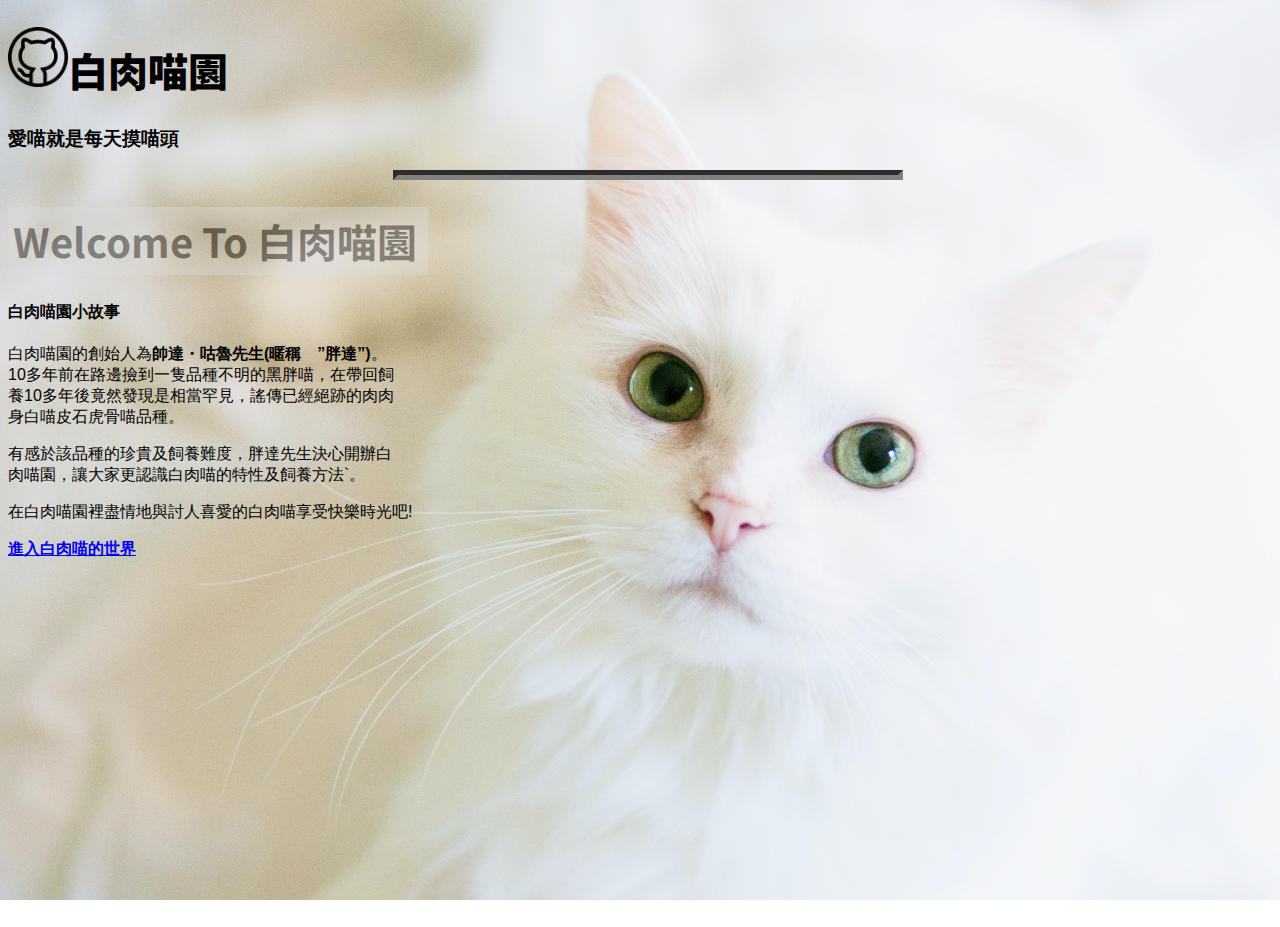
<file: Index.html>
<!DOCTYPE html>
<html lang="zh-Hant-Tw">
   <head>
      <title>首頁</title>
      <meta charset="utf-8"></meta>
      <meta name="viewport" content="width=device-width, initial-scale=1"></meta>
      <link href="https://cdn.jsdelivr.net/npm/bootstrap@5.0.0-beta2/dist/css/bootstrap.min.css" rel="stylesheet" integrity="sha384-BmbxuPwQa2lc/FVzBcNJ7UAyJxM6wuqIj61tLrc4wSX0szH/Ev+nYRRuWlolflfl" crossorigin="anonymous">
      <link rel="stylesheet" type="text/css" href="style1.css" >
      <link
          rel="stylesheet"
          href="https://cdnjs.cloudflare.com/ajax/libs/animate.css/4.1.1/animate.min.css"
        />
        <style>
        @import url("https://fonts.googleapis.com/css?family=Noto+Sans+TC&display=swap");
        </style>

   </head>
   <body>
      <div class="container d-flex align-items-center h-50">
        <div class="row">
        <header class="text-center col-12">
      <h1 class="animate__animated animate__slideInDown"><strong><img src="github.png" width=60px>白肉喵園</strong>
      </h1>
      <buffer></buffer>
      <h3>愛喵就是每天摸喵頭</h3>
       <hr>
       </header>
       <div class="buffer col-12"></div>
      </div>
      </div>

      <div class="about-section-box">
    		<div class="container">
    			<div class="row">
    				<div class="col-lg-6 col-md-6 col-sm-12">
    					<div class="inner-column">
    						<h1> <span style="display:block;background-color:#dddddd;padding:5px; width:410px; opacity: 0.4";text-align>Welcome To 白肉喵園</span></h1>
    						<h4>白肉喵園小故事</h4>
    						<p>白肉喵園的創始人為<span><strong>帥達・咕魯先生(暱稱　”胖達”)</strong>。<br>10多年前在路邊撿到一隻品種不明的黑胖喵，在帶回飼<br>養10多年後竟然發現是相當罕見，謠傳已經絕跡的肉肉<br>身白喵皮石虎骨喵品種。</br></p>
    						<p>有感於該品種的珍貴及飼養難度，胖達先生決心開辦白<br>肉喵園，讓大家更認識白肉喵的特性及飼養方法`。</br></p>
                <p>在白肉喵園裡盡情地與討人喜愛的白肉喵享受快樂時光吧!</P>
    						<a class="btn btn-secondary" href="introduction page.html">進入白肉喵的世界</a>
    					</div>
    				</div>


    			</div>
    		</div>
    	</div>


   </body>
</html>
</file>
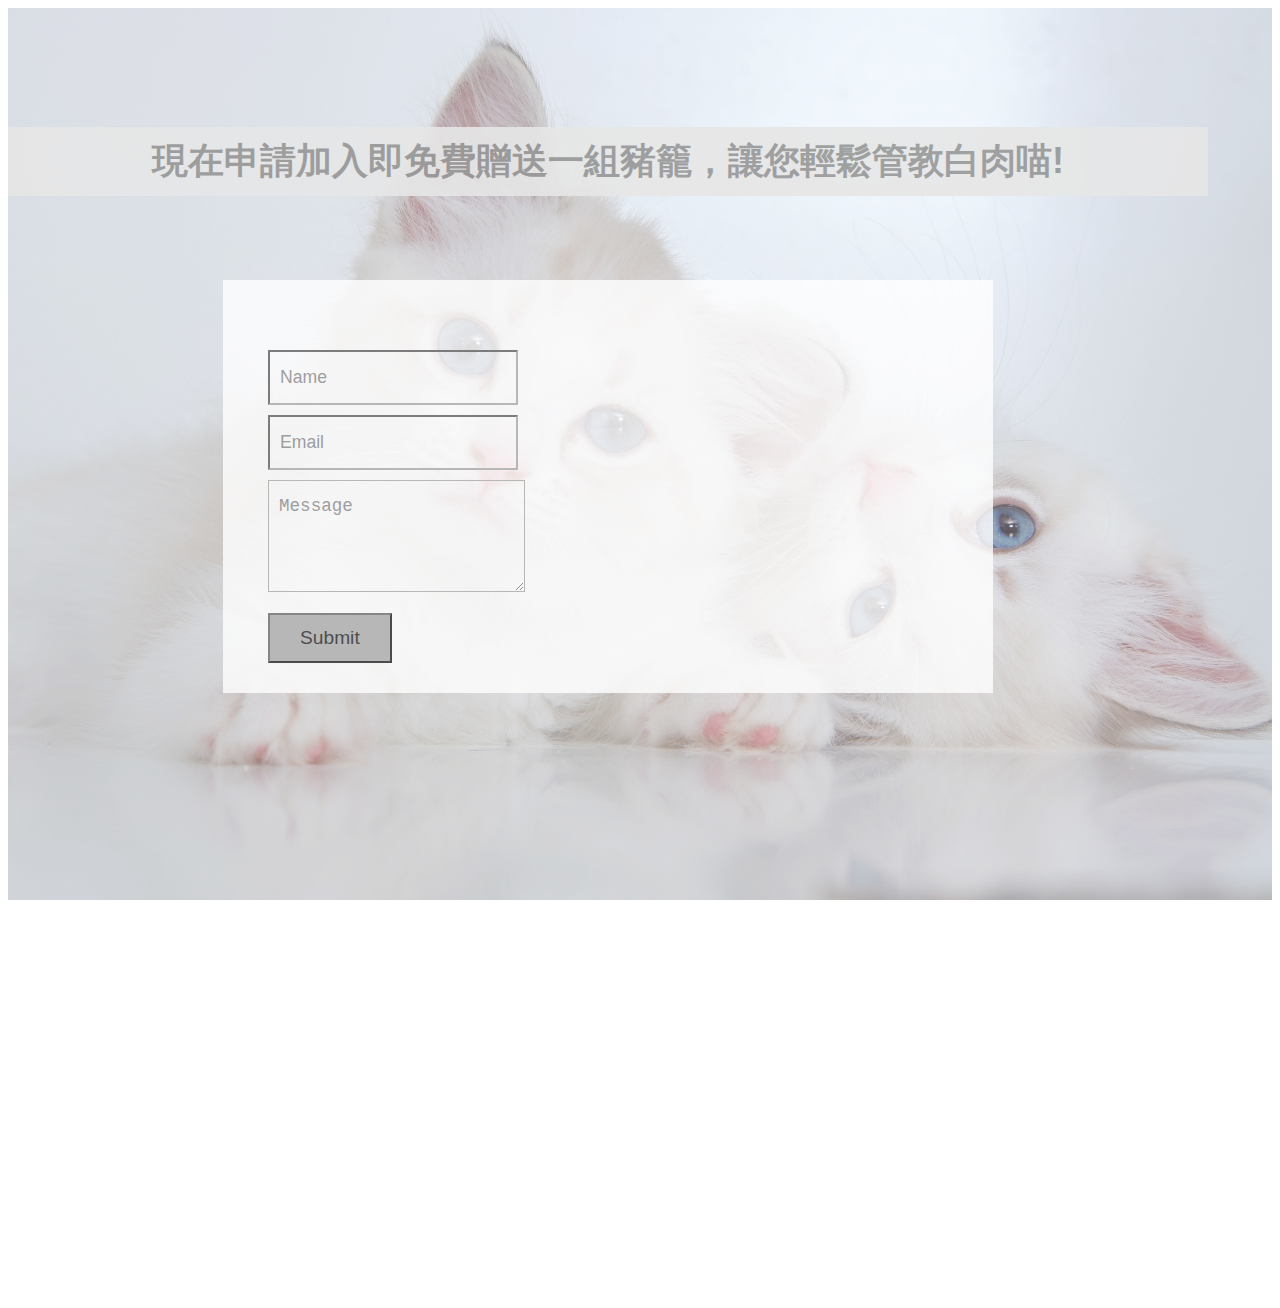
<file: form.html>
<!DOCTYPE html>
<html lang="zh-Hant-Tw">
   <head>
      <title>註冊表單</title>
      <meta charset="utf-8"></meta>
      <meta name="viewport" content="width=device-width, initial-scale=1"></meta>
      <link href="https://cdn.jsdelivr.net/npm/bootstrap@5.0.0-beta2/dist/css/bootstrap.min.css" rel="stylesheet" integrity="sha384-BmbxuPwQa2lc/FVzBcNJ7UAyJxM6wuqIj61tLrc4wSX0szH/Ev+nYRRuWlolflfl" crossorigin="anonymous">
      <link rel="stylesheet" type="text/css" href="style3.css" >
      <meta name="viewport" content="width=device-width, initial-scale=1">

   </head>

   <body>

     <div id="tmContact" class="parallax-window" data-parallax="scroll" data-image-src="img/mini-profile-bg-0.jpg">
       <div class="container-fluid">
         <div class="row">
           <div class="col-12">
             	<h1> <span style="display:block;background-color:#dddddd;padding:10px; opacity: 0.9; text-align:center">現在申請加入即免費贈送一組豬籠，讓您輕鬆管教白肉喵!</span><h1>
              <div class="container" style="padding:30px"></div>


             <form
               action="index.html"
               method="POST"
               id="tmContactForm"
               class="tm-bg-white-transparent"
             >
               <div class="form-group">
                 <input
                   type="text"
                   id="contact_name"
                   name="contact_name"
                   class="form-control rounded-0 border-top-0 border-right-0 border-left-0"
                   placeholder="Name"
                   required
                 />
               </div>
               <div class="form-group">
                 <input
                   type="email"
                   id="contact_email"
                   name="contact_email"
                   class="form-control rounded-0 border-top-0 border-right-0 border-left-0"
                   placeholder="Email"
                   required
                 />
               </div>
               <div class="form-group">
                 <textarea
                   rows="4"
                   id="contact_message"
                   name="contact_message"
                   class="form-control rounded-0 border-top-0 border-right-0 border-left-0"
                   placeholder="Message"
                   required
                 ></textarea>
               </div>
               <div class="text-center">
                 <button
                   type="submit"
                   class="btn tm-btn-submit rounded-0 text-white"
                 >
                   Submit
                 </button>
               </div>
             </form>
           </div>
         </div>





   </body>

   </html>
</file>
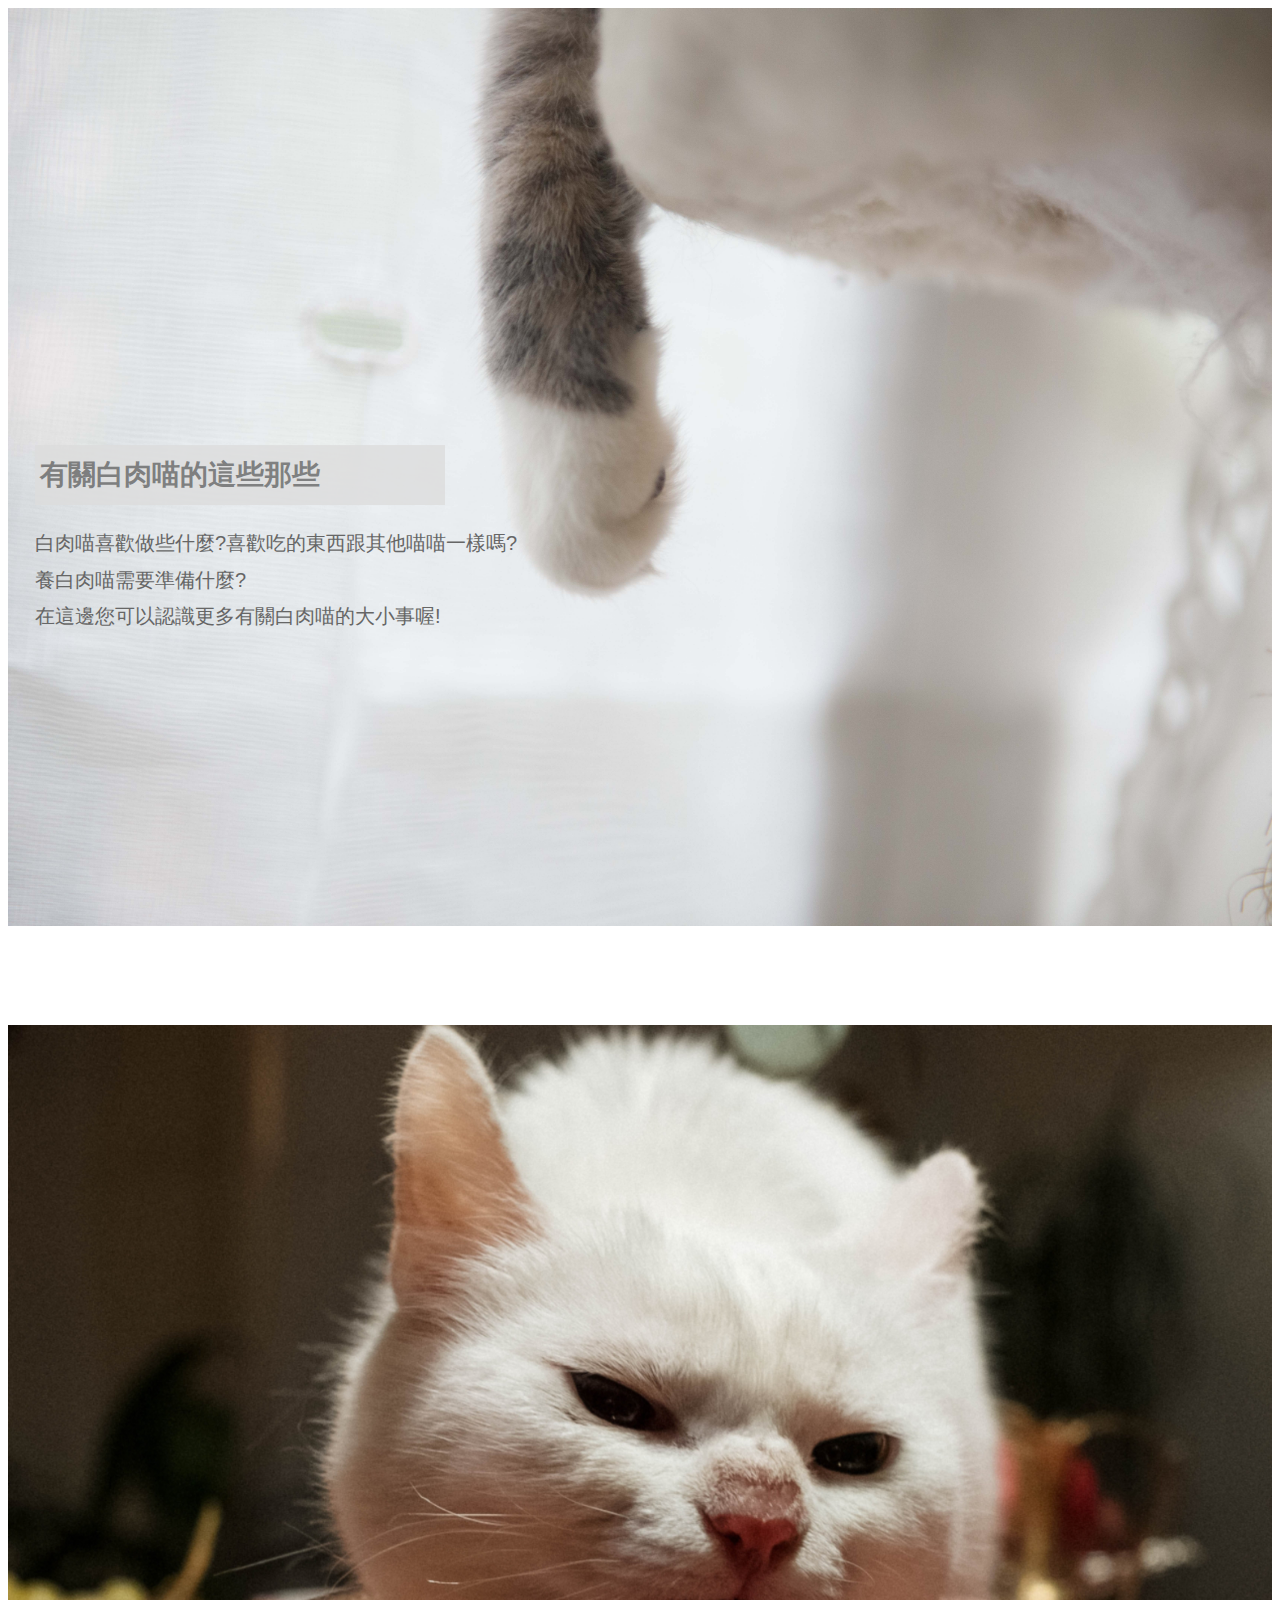
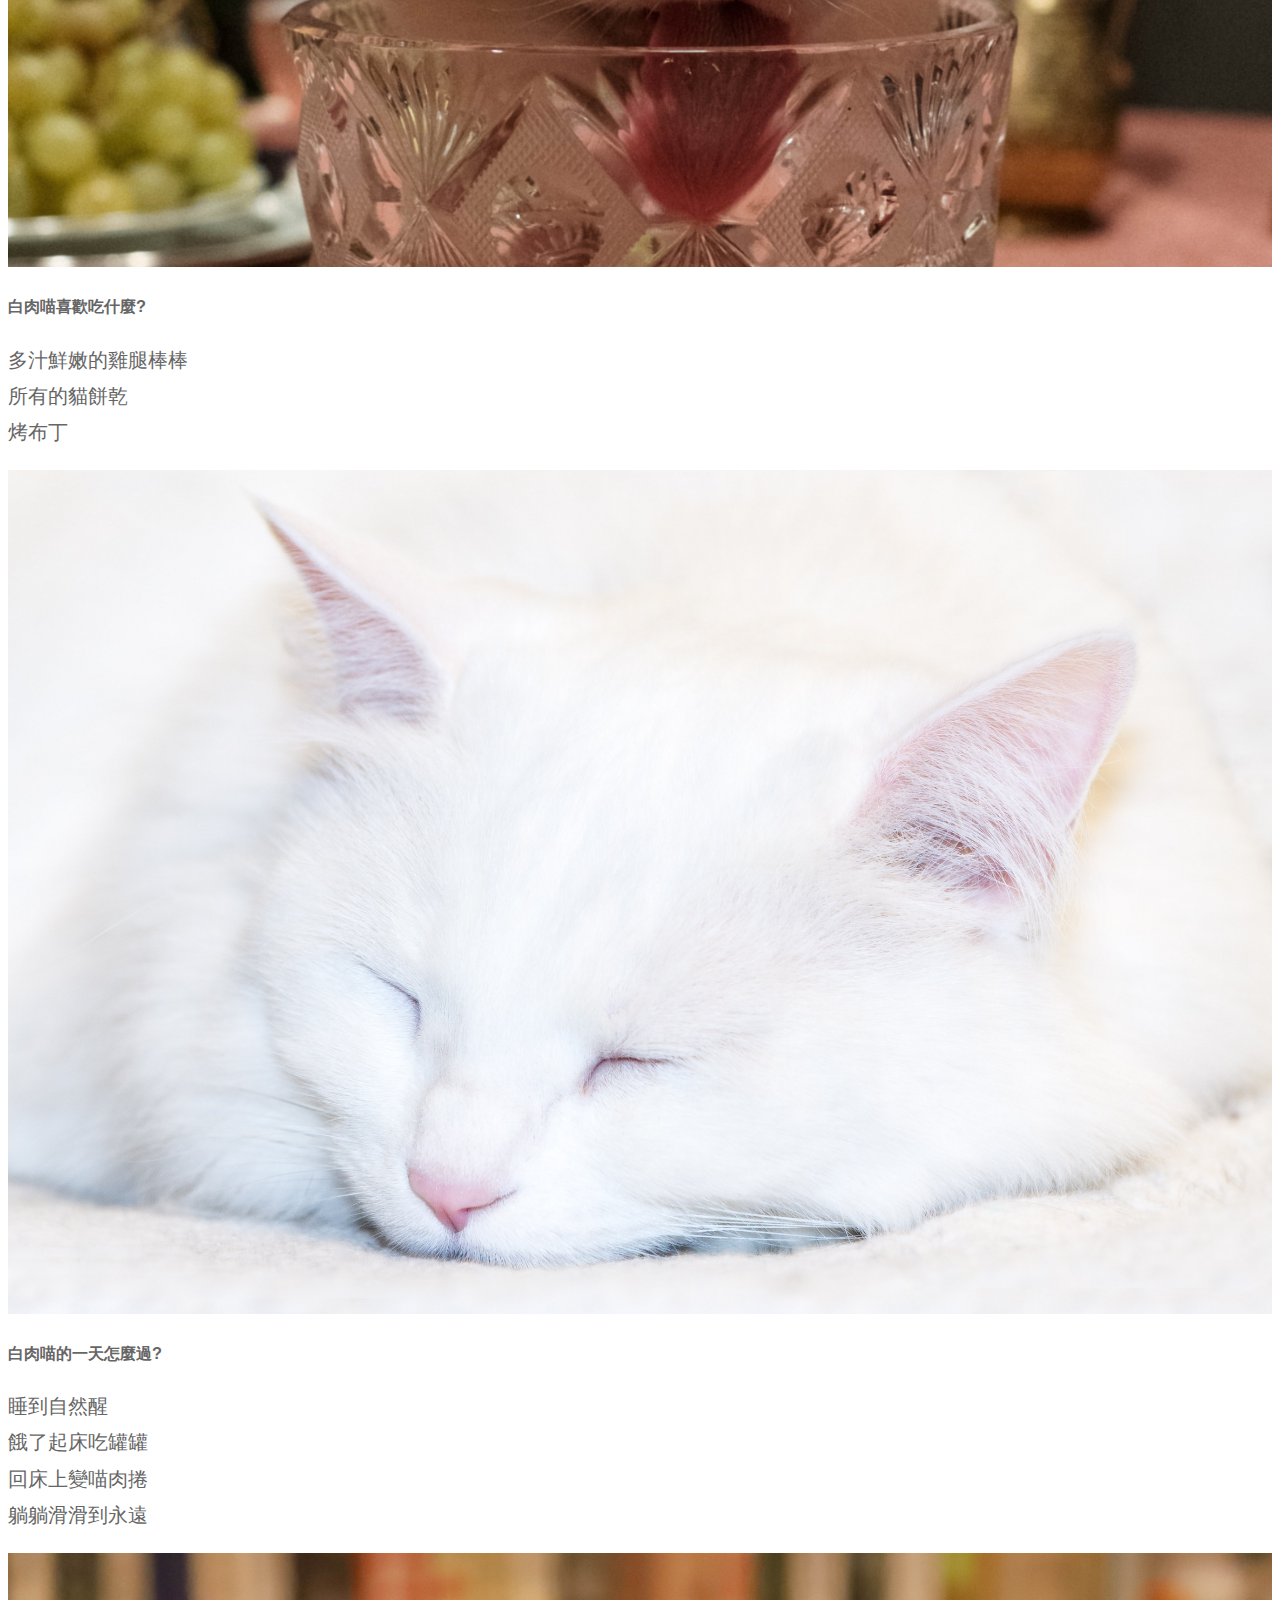
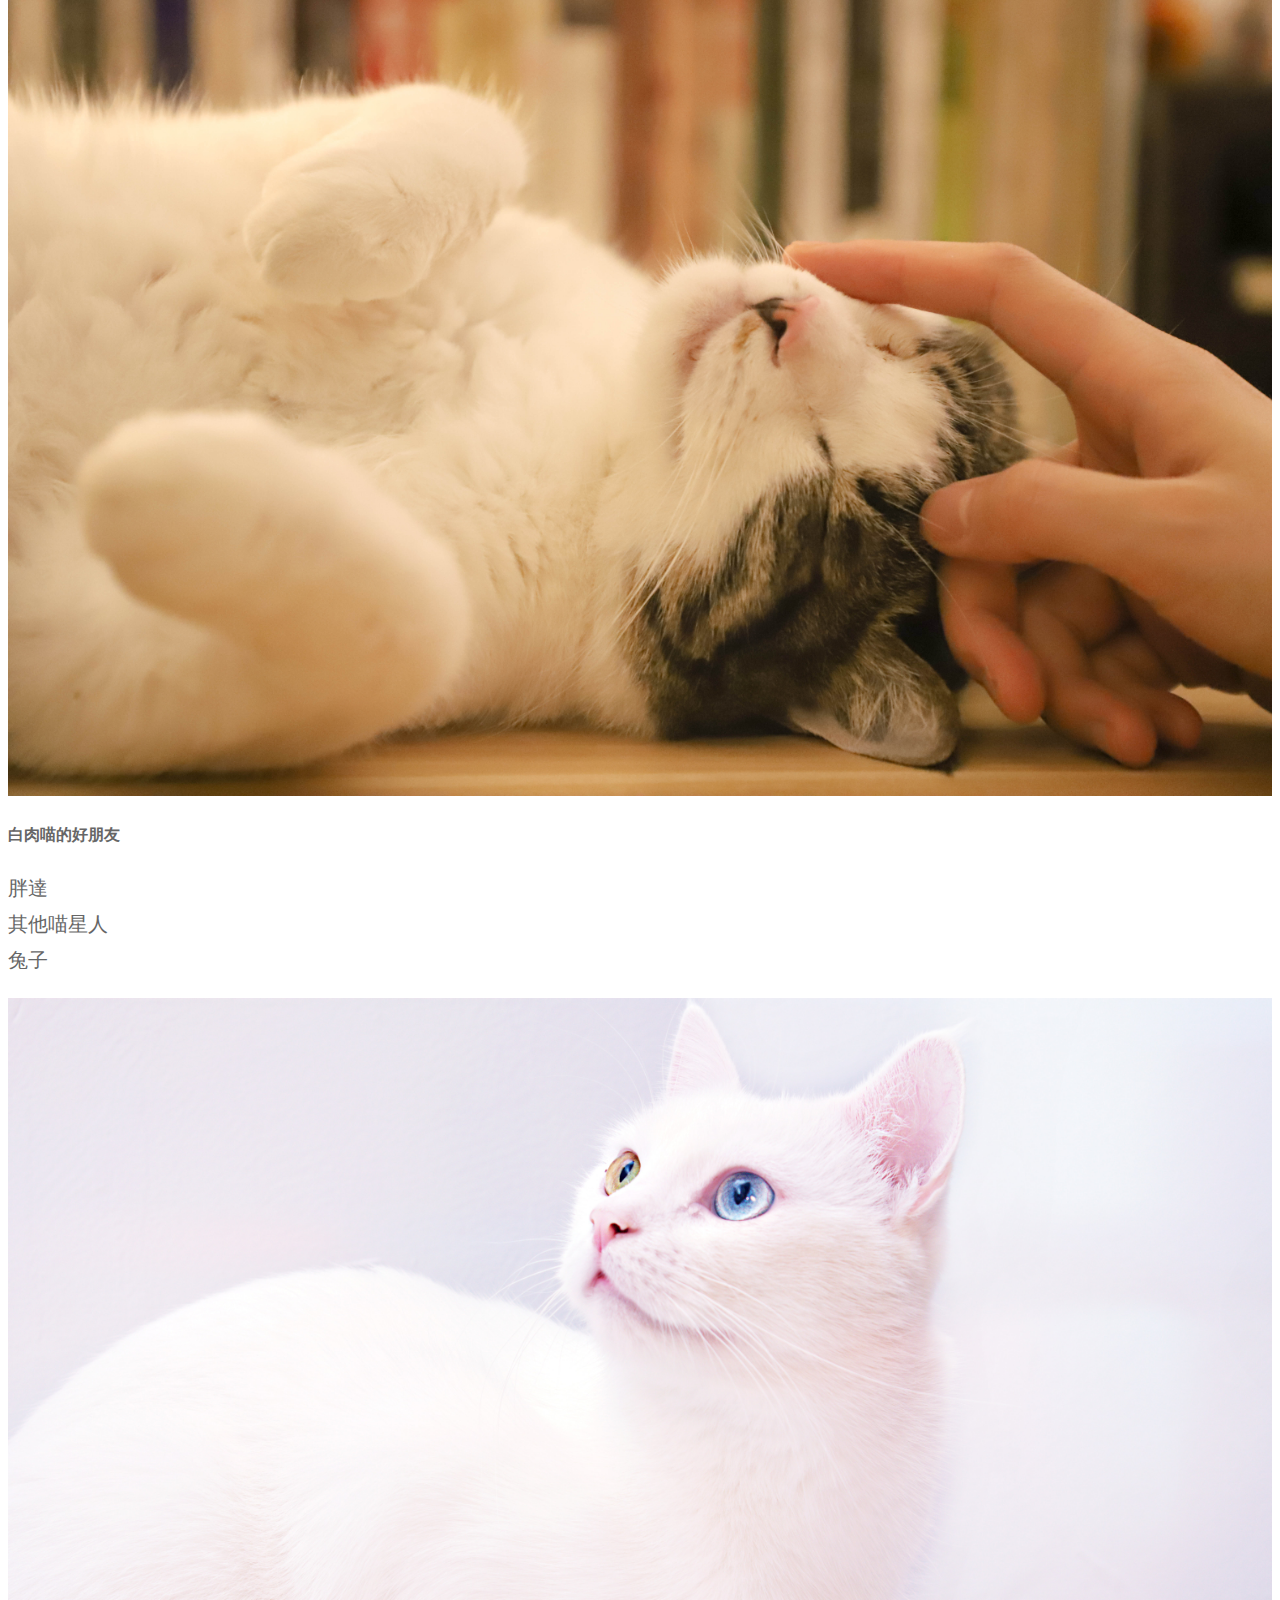
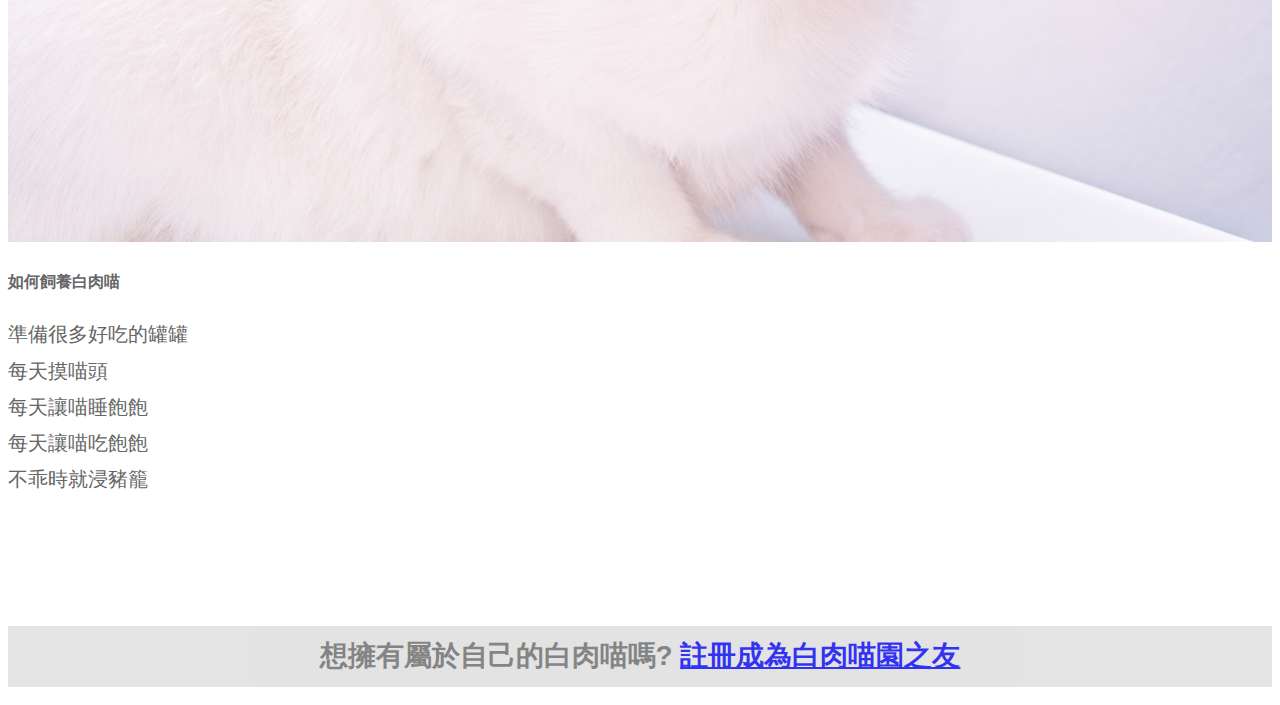
<file: introduction page.html>
<!DOCTYPE html>
<html lang="zh-Hant-Tw">
   <head>
      <title>白肉喵介紹</title>
      <meta charset="utf-8"></meta>
      <meta name="viewport" content="width=device-width, initial-scale=1"></meta>
      <link href="https://cdn.jsdelivr.net/npm/bootstrap@5.0.0-beta2/dist/css/bootstrap.min.css" rel="stylesheet" integrity="sha384-BmbxuPwQa2lc/FVzBcNJ7UAyJxM6wuqIj61tLrc4wSX0szH/Ev+nYRRuWlolflfl" crossorigin="anonymous">
      <link rel="stylesheet" type="text/css" href="style2.css" >
   </head>
   <body>
     <section class="banner_section">
         <div class="banner-main">
             <img src="catpaw.jpg" />
             <div class="container">

                 <div class="text-bg relative">
                     <h1><span style="display:block;background-color:#dddddd;padding:5px; width:410px; opacity: 0.8">有關白肉喵的這些那些</span></h1>
                     <p style=font-size:20px>白肉喵喜歡做些什麼?喜歡吃的東西跟其他喵喵一樣嗎?<br>養白肉喵需要準備什麼?<br> 在這邊您可以認識更多有關白肉喵的大小事喔!</p>
                 </div>

             </div>
         </div>

     </section>

     <div class="information-box">
         <div class="container">
             <div class="row">
                 <div class="col-xl-3 col-lg-3 col-md-6 col-sm-12">
                     <div class="for-box">
                         <i><img src="image1.jpg" alt="白肉喵愛什麼"/></i>
                         <h3>白肉喵喜歡吃什麼?</h3>
                         <p style=font-size:20px;>多汁鮮嫩的雞腿棒棒<br>所有的貓餅乾<br>烤布丁</p>
                     </div>
                 </div>
                 <div class="col-xl-3 col-lg-3 col-md-6 col-sm-12">
                     <div class="for-box">
                         <i><img src="sleep.jpg" alt="陪白肉喵玩"/></i>
                         <h3>白肉喵的一天怎麼過?</h3>
                         <p style=font-size:20px;>睡到自然醒<br>餓了起床吃罐罐<br>回床上變喵肉捲<br>躺躺滑滑到永遠</p>
                     </div>
                 </div>
                 <div class="col-xl-3 col-lg-3 col-md-6 col-sm-12">
                     <div class="for-box">
                         <i><img src="play.jpg"/></i>
                         <h3>白肉喵的好朋友</h3>
                         <p  style=font-size:20px;>胖達<br>其他喵星人<br>兔子 </p>
                     </div>
                 </div>
                 <div class="col-xl-3 col-lg-3 col-md-6 col-sm-12">
                     <div class="for-box">
                         <i><img src="feed.jpg" alt="美麗白肉喵"/></i>
                         <h3>如何飼養白肉喵</h3>
                         <p style=font-size:20px;>準備很多好吃的罐罐<br>每天摸喵頭<br>每天讓喵睡飽飽<br>每天讓喵吃飽飽<br>不乖時就浸豬籠</p>
                     </div>
                 </div>
             </div>
         </div>
     </div>
       <div>
        	<h1> <span style="display:block;background-color:#dddddd;padding:5px; width:100%; opacity: 0.8; text-align:center;">想擁有屬於自己的白肉喵嗎? 	<a class="btn btn-secondary" href="form.html">註冊成為白肉喵園之友</a></span></h1>

      </div>



   </body>
   </html>
</file>
<file: style1.css>
body,

html{
  width:100%;
  height:100%;
  font-family:sans-serif;
  background: url(frontpage3.jpg) no-repeat center center fixed;
  -webkit-background-size: cover;
  -moz-background-size: cover;
  -o-background-size: cover;
  background-size: cover;
}

hr{
  max-width: 500px;
  border-color: grey;
  border-Width:5px;
}



h1 {
  font-size:40px; color:#000000;font-family:'Noto Sans TC',sans-serif;
}
.btn{
  font-weight:700;
  border-radius: 500px;
  max-width:200px;
}
</file>
<file: style3.css>
/*
html{
  width:100%;
  height:100%;
  font-family:sans-serif;
  background: url(catbaby.jpg) no-repeat center center fixed;
  -webkit-background-size: cover;
  -moz-background-size: cover;
  -o-background-size: cover;
  background-size: cover;
  opacity: 0.7
}
*/
html {

  -webkit-font-smoothing: antialiased;
  scroll-behavior: smooth;
}

body {
  font-family: "Open Sans", Arial, Helvetica, sans-serif;
  font-size: 18px;
  font-weight: 400;
  color: #6b6b6b;
  overflow-x: hidden;
}

a,
button {
  transition: all 0.3s ease;
}

a:hover {
  text-decoration: none;
}

.container-fluid {
  max-width: 1200px;
}

.tm-bg-black-transparent {
  background-color: rgba(0, 0, 0, 0.5);
}

.tm-bg-white-transparent {
  background-color: rgba(255, 255, 255, 0.8);
}

.tm-bg-green {
  background-color: #98cb00;
}

.tm-bg-orange {
  background-color: #cc6733;
}

.tm-bg-blue {
  background-color: #3398cc;
}

.tm-bg-dark-gray {
  background-color: #676767;
}

/*
  Welcome section
*/
#tmWelcome {
  position: relative;
  display: flex;
  align-items: center;
}

.tm-brand-container-outer {
  margin-top: -400px;
}

.tm-brand-container-inner {
  max-width: 580px;
  width: 100%;
}

.tm-brand-container {
  padding: 75px 110px;
}

.tm-brand-name {
  font-size: 3.8rem;
}

.tm-brand-description {
  font-size: 1.4rem;
}

.parallax-window {
  min-height: 1100px;
  background: transparent;
}

#tmContact {
  min-height: 1197px;
  background: url(catbaby.jpg) no-repeat center center fixed;
  background-size: cover;
  opacity: 0.7;
  width:100%;
  height:100%;
}

.tm-welcome-container {
  min-height: 400px;
  position: absolute;
  bottom: 0;
  left: 0;
  width: 100%;
  display: flex;
  align-items: stretch;
}

.tm-welcome-title {
  margin-bottom: 40px;
}

.tm-welcome-left {
  padding-right: 30px;
  padding-top: 50px;
  padding-bottom: 50px;
}

.tm-welcome-left-col {
  display: flex;
  align-items: center;
}

.tm-welcome-right {
  color: white;
  background-color: #986665;
  padding: 80px 43px 70px;
  height: 100%;
}

.tm-welcome-icon {
  margin-bottom: 50px;
  display: block;
  text-align: center;
}

/*
  Portfolio section
*/

#tmPortfolio {
  padding-top: 80px;
}

.tm-portfolio-item {
  display: flex;
  align-items: center;
  margin-bottom: 80px;
}

.tm-portfolio-name {
  width: 330px;
  height: 220px;
  font-size: 2rem;
  padding: 70px 95px;
  display: flex;
  align-items: center;
  text-align: center;
}

.tm-portfolio-description {
  width: calc(100% - 330px);
  padding: 20px 45px;
}

.tm-portfolio-description h3 {
  margin-bottom: 20px;
}

.tm-text-green {
  color: #98cb00;
}

.tm-text-orange {
  color: #cc6733;
}

.tm-text-blue {
  color: #3398cc;
}

.tm-text-dark-gray {
  color: #676767;
}

.tm-title-small {
  font-size: 1.3rem;
}

p {
  line-height: 1.8;
}

/*
  Contact section
*/

#tmContact {
  padding-top: 95px;
}

.tm-contact-item {
  width: 33.3334%;
  max-width: 345px;
  height: auto;
  min-height: 420px;
  margin-right: 35px;
  background-color: white;
  padding: 54px 34px 44px;
}

.tm-contact-item:last-child {
  margin-right: 0;
}

.tm-contact-items-container {
  display: flex;
  justify-content: space-between;
  margin-bottom: 130px;
}

.tm-contact-item-icon {
  margin-bottom: 45px;
  width: 100%;
  height: 160px;
  display: flex;
  align-items: center;
  justify-content: center;
}

#tmContactForm {
  width: 100%;
  max-width: 680px;
  padding: 70px 45px 30px;
  margin-bottom: 95px;
  margin-left: auto;
  margin-right: auto;

}

.form-group {
  max-width: 355px;
}

.form-control {
  background: transparent;
  border-color: #999999;
  padding: 15px 10px;
  font-size: 1.1rem;
  margin-bottom: 10px;
}

.tm-btn-submit {
  background-color: #999999;
  padding: 12px 30px;
  font-size: 1.2rem;
}

.tm-btn-submit:focus,
.tm-btn-submit:hover {
  background-color: #676767;
}

.tm-copyright-text {
  margin-bottom: 30px;
}

.tm-link {
  color: #676767;
}

@media (max-width: 1054px) {
  .tm-contact-item-icon {
    margin-bottom: 15px;
  }
}

@media (max-width: 991px) {
  .tm-contact-items-container {
    flex-direction: column;
  }

  .tm-contact-item {
    width: auto;
    max-width: 680px;
    min-height: 0;
    margin-left: auto;
    margin-right: auto;
    margin-bottom: 30px;
  }

  .tm-contact-item:last-child {
    margin-right: auto;
    margin-bottom: 0;
  }

  #tmContactForm {
    margin-left: auto;
    margin-right: auto;
  }
}

@media (max-width: 730px) {
  .tm-portfolio-item {
    flex-direction: column;
  }

  .tm-portfolio-name {
    justify-content: center;
  }

  .tm-portfolio-name,
  .tm-portfolio-description {
    width: 100%;
  }

  .tm-portfolio-description {
    padding: 20px 30px;
  }
}

@media (max-width: 572px) {
  .tm-brand-container {
    padding: 45px;
  }
}

@media (max-width: 443px) {
  .tm-brand-name {
    font-size: 3rem;
  }

  .tm-brand-container {
    padding: 25px;
  }
}
</file>
<file: style2.css>
html{
   scroll-behavior: smooth;
}

body {
    color: #666666;
    font-size: 14px;
    font-family: 'poppins', sans-serif;
    line-height: 1.80857;
    font-weight: normal;
    overflow-x: hidden;
}

img {
    max-width: 100%;
    height: auto;
}

.relative {
    position: absolute;
    padding:35px;
    top: 60%;
    transform: translateY(-50%);
    text-align: left;
    right: 0;
    left: 0;
}

.information-box {
    padding: 90px 0px;
    background: #fff;
}
@media (min-width: 992px)
.container {
    max-width: 960px;
}

.row {
    display: -ms-flexbox;
    display: flex;
    -ms-flex-wrap: wrap;
    flex-wrap: wrap;
    margin-right: -15px;
    margin-left: -15px;
}

*, *::after, *::before {
    -webkit-box-sizing: border-box;
    -moz-box-sizing: border-box;
    box-sizing: border-box;
}

* {
    box-sizing: border-box !important;
}

.container {
    width: 100%;
    padding-right: 15px;
    padding-left: 15px;
    margin-right: auto;
    margin-left: auto;
}
.row {
    display: flex;
    flex-wrap: wrap;
    margin-right: -15px;
    margin-left: -15px;
}

@media (min-width: 768px)
.col-md-12 {
    -ms-flex: 0 0 100%;
    flex: 0 0 100%;
    max-width: 100%;
}

.btn{
  font-weight:700;
  border-radius: 500px;
  max-width:200px;
}
</file>
